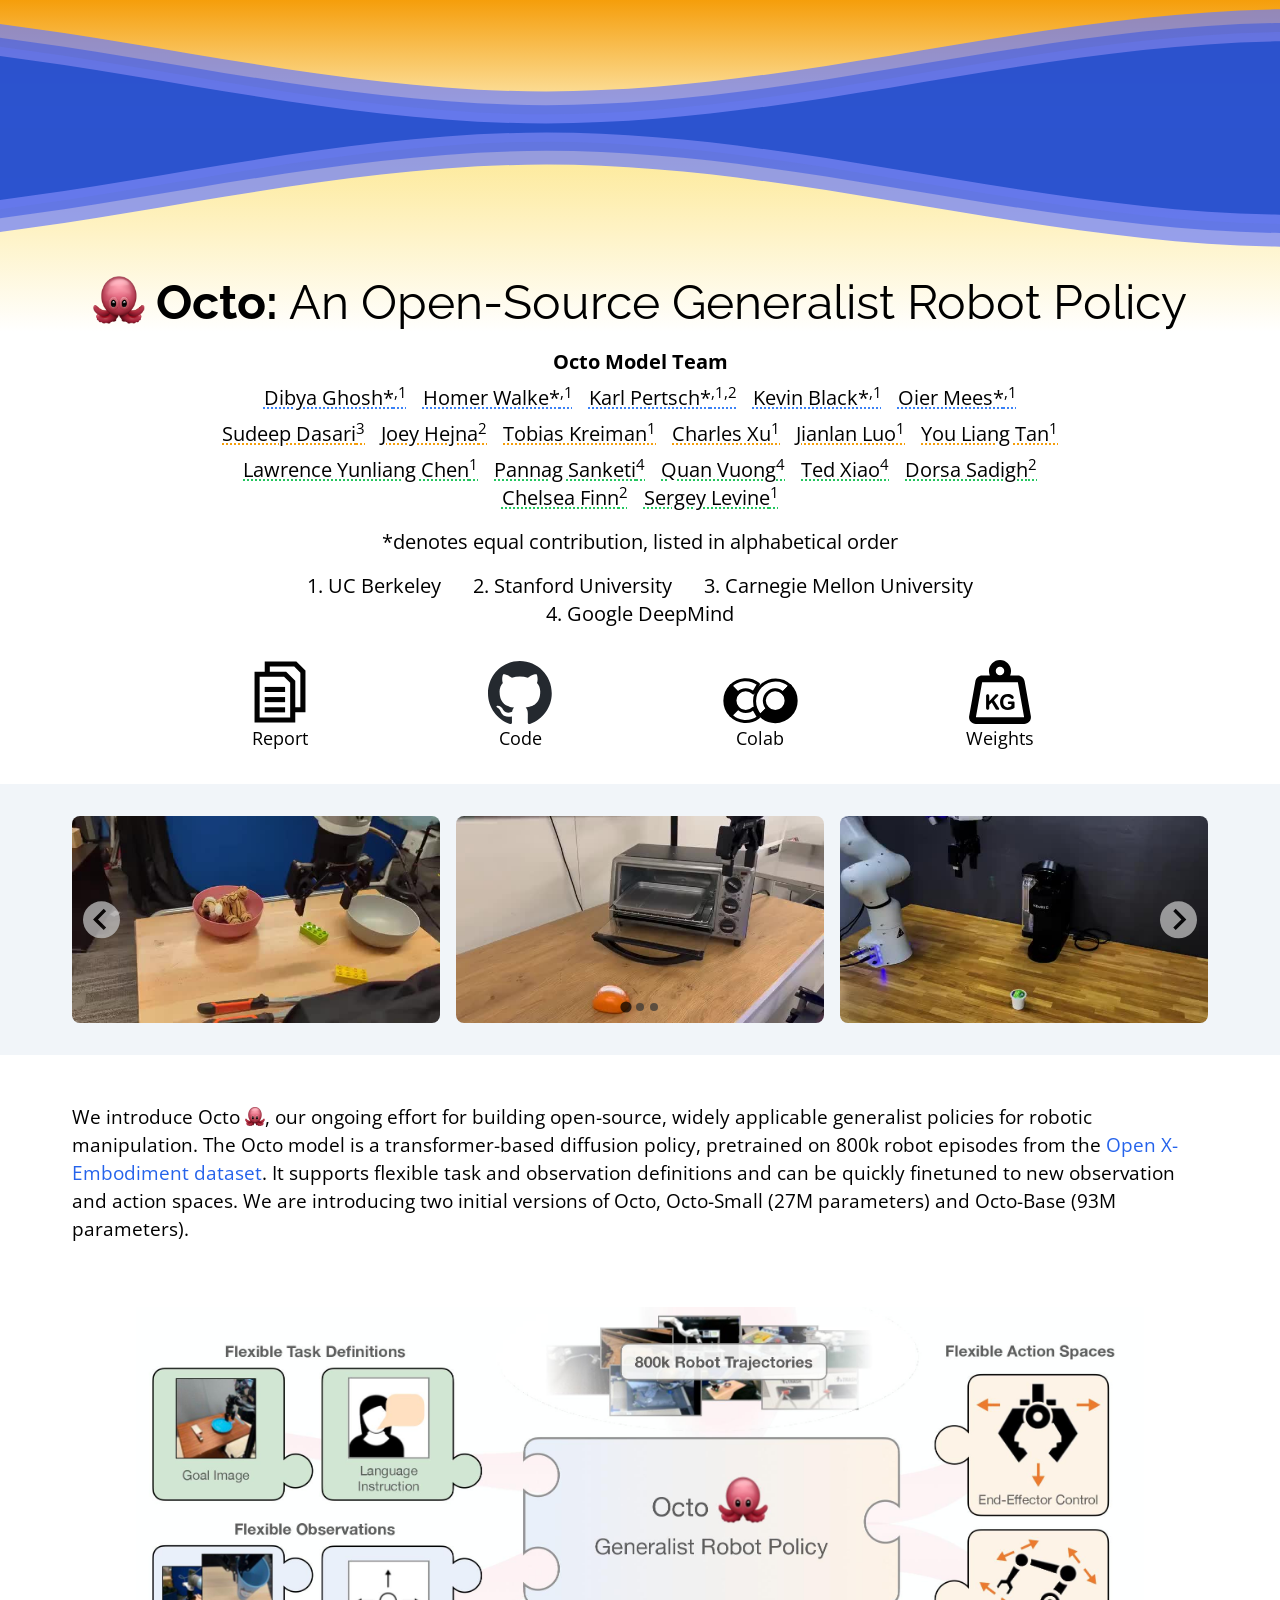
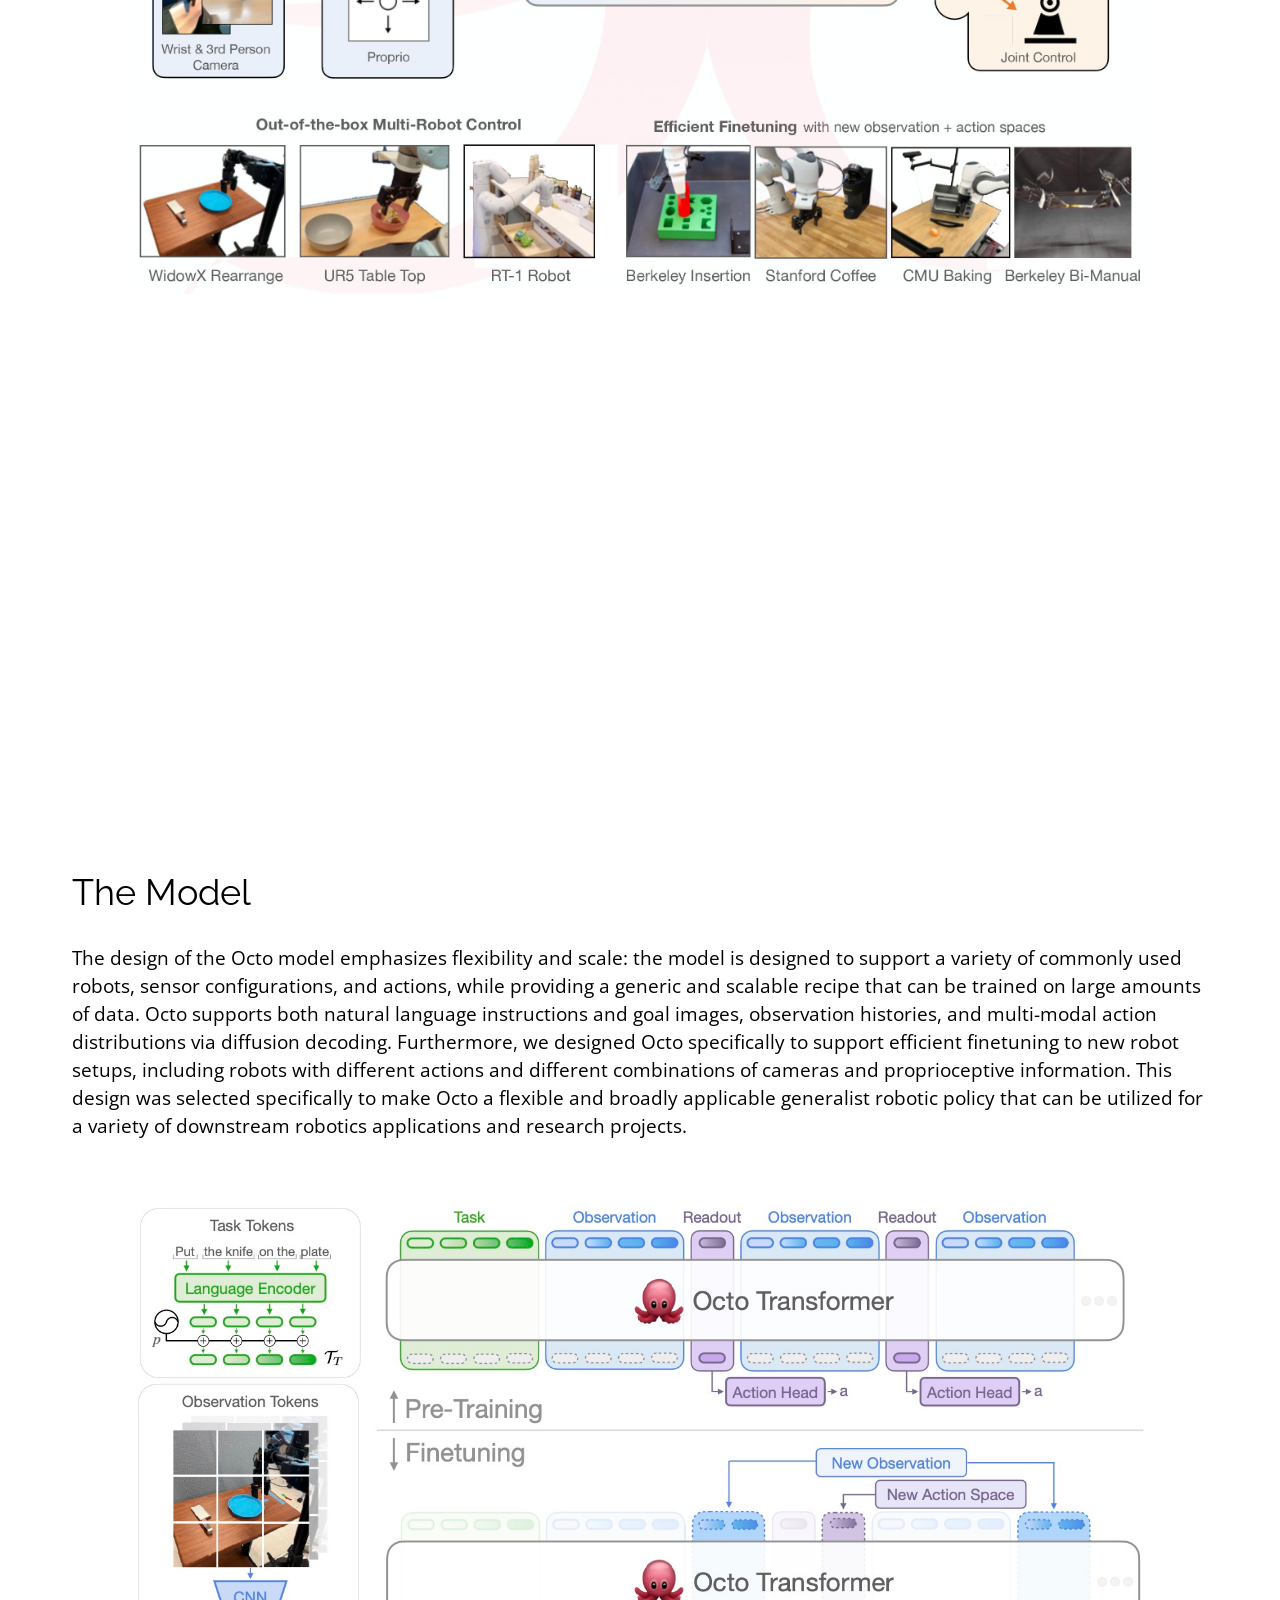
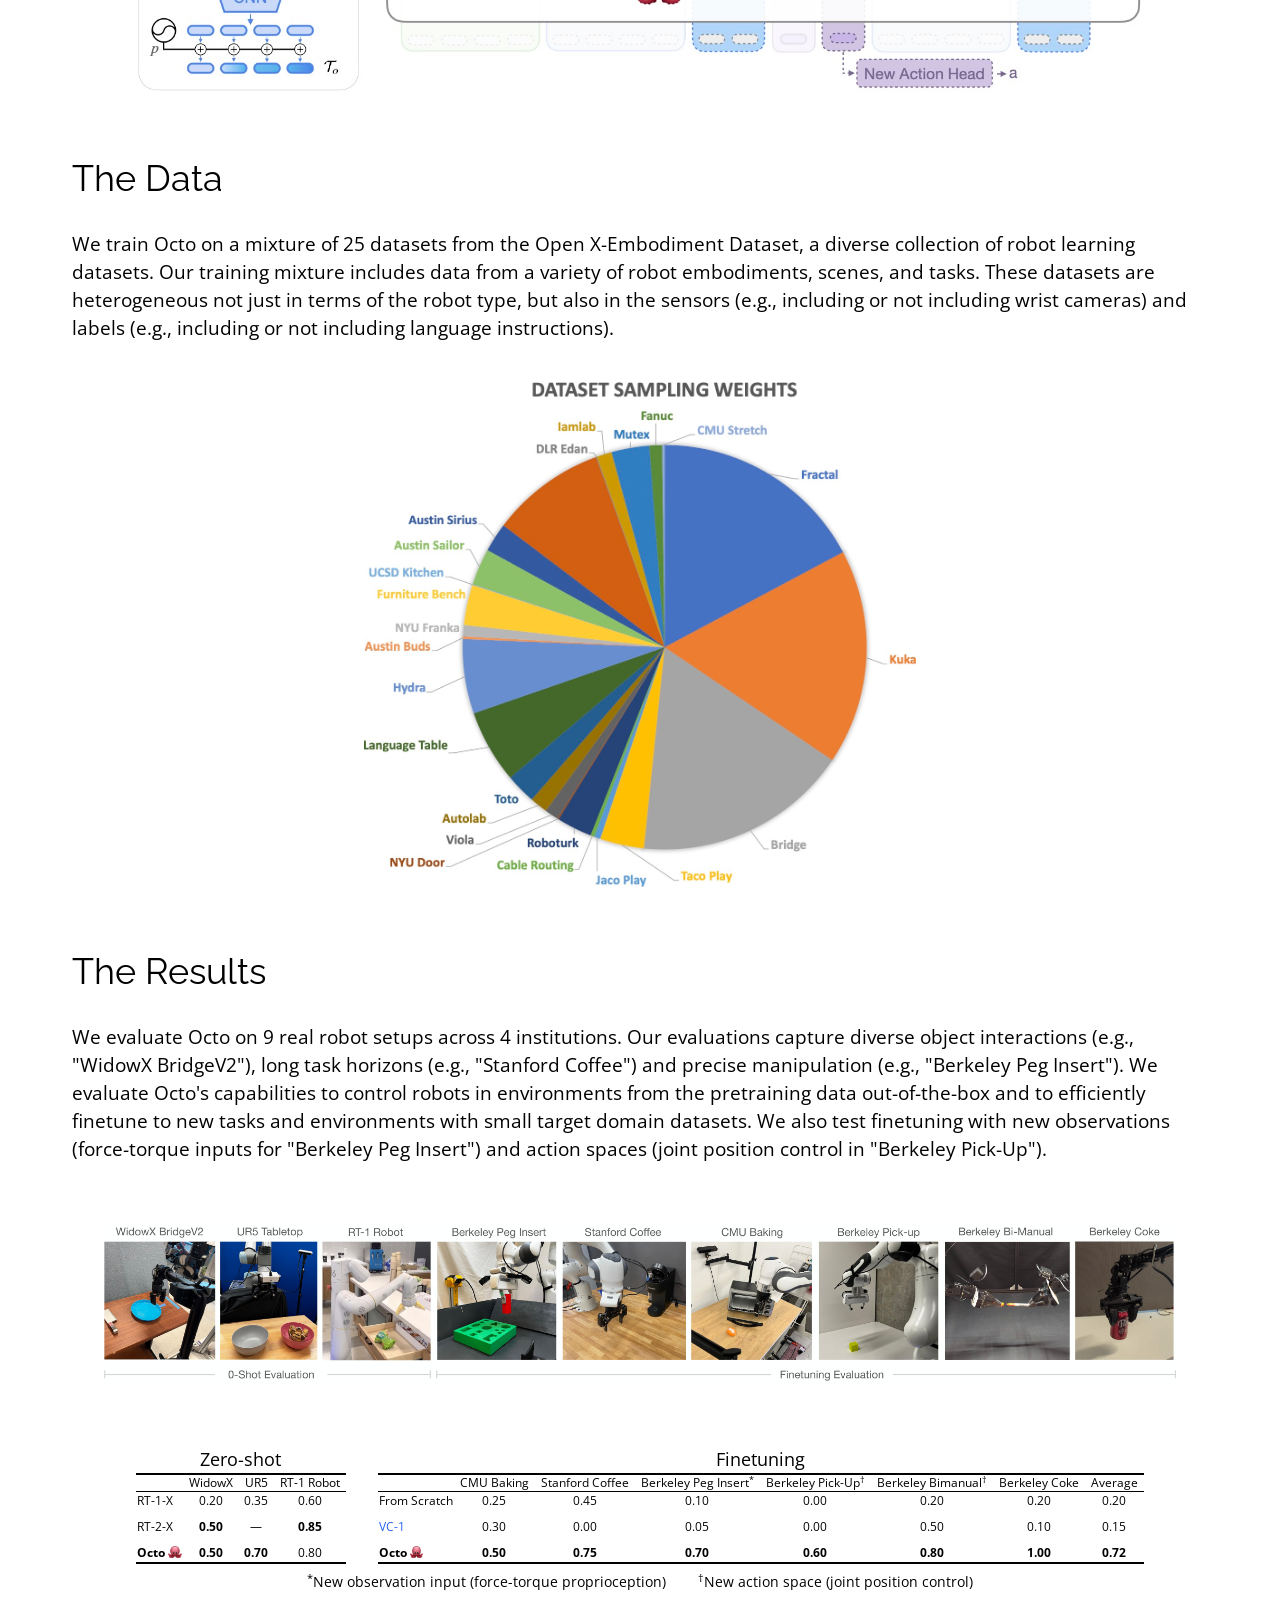
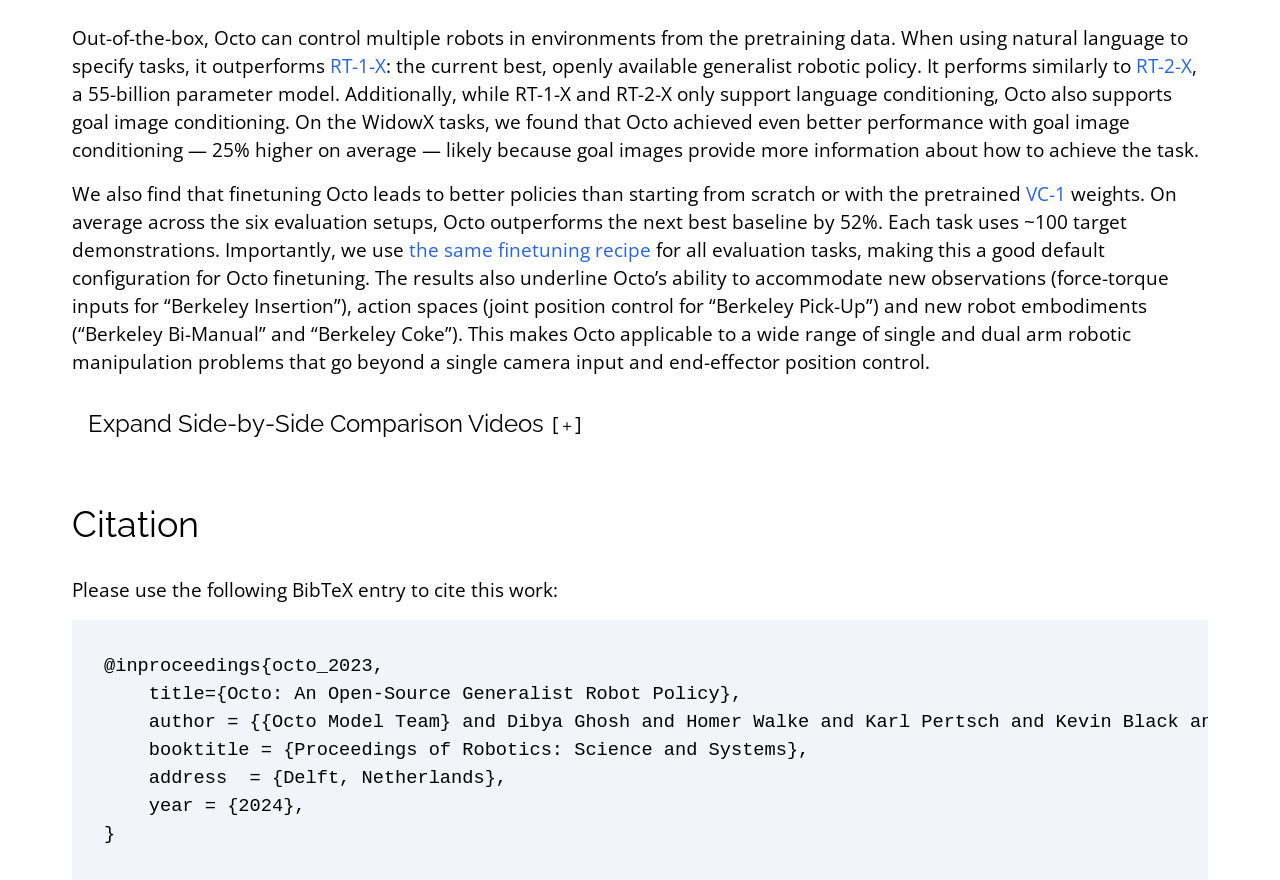
<file: index.html>
<!DOCTYPE html>
<html lang="en">

<head>
	<meta charset="utf-8" />
	<meta name="viewport" content="width=device-width, initial-scale=1">
	<link rel="icon" type="image/png" href="/octo.png">

	<meta name="twitter:card" content="summary_large_image">
	<meta name="twitter:title" content="Octo: An Open-Source Generalist Robot Policy">
	<meta name="twitter:image" content="https://octo-models.github.io/card.jpg">

	<title>🐙 Octo: An Open-Source Generalist Robot Policy</title>
	
		<link href="./_app/immutable/assets/0.892be2f4.css" rel="stylesheet">
		<link href="./_app/immutable/assets/2.ccce21b9.css" rel="stylesheet">
		<link rel="modulepreload" href="./_app/immutable/entry/start.3d627655.js">
		<link rel="modulepreload" href="./_app/immutable/chunks/scheduler.df819399.js">
		<link rel="modulepreload" href="./_app/immutable/chunks/singletons.40e3496e.js">
		<link rel="modulepreload" href="./_app/immutable/chunks/paths.392c1248.js">
		<link rel="modulepreload" href="./_app/immutable/entry/app.88055c4a.js">
		<link rel="modulepreload" href="./_app/immutable/chunks/index.8f68d1ce.js">
		<link rel="modulepreload" href="./_app/immutable/nodes/0.05db26d7.js">
		<link rel="modulepreload" href="./_app/immutable/nodes/2.abd103cc.js">
</head>

<body data-sveltekit-preload-data="hover">
	<div style="display: contents">   <div class="w-full h-screen mb-0 flex flex-col items-center justify-center bg-gradient-to-b from-amber-500 to-amber-100 transition-all ease-in-out duration-1000 overflow-hidden relative svelte-2cm2hv"><div class="mx-4 md:mx-16 flex flex-col justify-center pb-32"><h1 class="leading-tight transition-all duration-1000 font-light svelte-2cm2hv"><span class="font-bold"><img src="/octo.png" alt="octo" class="h-[1em] inline align-[-0.1em]"> Octo:</span> An Open-Source Generalist Robot Policy</h1></div> <div class="h-32 w-full absolute bottom-0" data-svelte-h="svelte-rtr8ti"><svg class="w-full h-full" xmlns="http://www.w3.org/2000/svg" xmlns:xlink="http://www.w3.org/1999/xlink" viewBox="0 24 150 28" preserveAspectRatio="none" shape-rendering="auto"><defs><path id="gentle-wave" d="M-160 44c30 0 58-18 88-18s 58 18 88 18 58-18 88-18 58 18 88 18 v44h-352z"></path></defs><g class="parallax svelte-2cm2hv"><use xlink:href="#gentle-wave" x="48" y="0" fill="rgba(107, 124, 250, 0.7" class="svelte-2cm2hv"></use><use xlink:href="#gentle-wave" x="48" y="3" fill="rgba(50, 82, 227, 0.5)" class="svelte-2cm2hv"></use><use xlink:href="#gentle-wave" x="48" y="5" fill="rgba(107, 124, 250, 0.3)" class="svelte-2cm2hv"></use><use xlink:href="#gentle-wave" x="48" y="7" fill="rgba(30, 74, 200, 0.8)" class="svelte-2cm2hv"></use></g></svg></div></div>   <div class="max-w-4xl w-full px-2 pt-4 flex flex-col items-center mx-auto" data-svelte-h="svelte-tymxlf"> <div class="flex flex-col items-center text-xl"><span class="font-bold">Octo Model Team</span> <div class="flex justify-center flex-wrap mt-2 underline decoration-dotted decoration-blue-500 underline-offset-2"><span class="px-2">Dibya Ghosh*<sup>,1</sup></span> <span class="px-2">Homer Walke*<sup>,1</sup></span> <span class="px-2">Karl Pertsch*<sup>,1,2</sup></span> <span class="px-2">Kevin Black*<sup>,1</sup></span> <span class="px-2">Oier Mees*<sup>,1</sup></span></div> <div class="flex justify-center flex-wrap mt-2 underline decoration-dotted decoration-amber-500 underline-offset-2"><span class="px-2">Sudeep Dasari<sup>3</sup></span> <span class="px-2">Joey Hejna<sup>2</sup></span> <span class="px-2">Tobias Kreiman<sup>1</sup></span> <span class="px-2">Charles Xu<sup>1</sup></span> <span class="px-2">Jianlan Luo<sup>1</sup></span> <span class="px-2">You Liang Tan<sup>1</sup></span></div> <div class="flex justify-center flex-wrap mt-2 underline decoration-dotted decoration-green-500 underline-offset-2"><span class="px-2">Lawrence Yunliang Chen<sup>1</sup></span> <span class="px-2">Pannag Sanketi<sup>4</sup></span> <span class="px-2">Quan Vuong<sup>4</sup></span> <span class="px-2">Ted Xiao<sup>4</sup></span> <span class="px-2">Dorsa Sadigh<sup>2</sup></span> <span class="px-2">Chelsea Finn<sup>2</sup></span> <span class="px-2">Sergey Levine<sup>1</sup></span></div> <div class="flex justify-center mt-4 mx-2 text-center">*denotes equal contribution, listed in alphabetical order</div> <div class="flex justify-center flex-wrap mt-4"><span class="px-4">1. UC Berkeley</span> <span class="px-4">2. Stanford University</span> <span class="px-4">3. Carnegie Mellon University</span> <span class="px-4">4. Google DeepMind</span></div></div>  <div class="flex w-full justify-between text-center pt-4 text-lg pb-4 mx-auto px-4"><div class="flex flex-col justify-end hover:bg-sky-200 rounded-md w-32"><a href="https://arxiv.org/pdf/2405.12213" class="hover:underline text-black p-4 flex flex-col items-center"><img src="/documents.svg" alt="documents" class="w-16">
				Report</a></div> <div class="flex flex-col justify-end hover:bg-sky-200 rounded-md w-32"><a href="https://github.com/octo-models/octo" class="hover:underline text-black p-4 flex flex-col items-center"><img src="/github-mark.svg" alt="code" class="w-16">
				Code</a></div> <div class="flex flex-col justify-end hover:bg-sky-200 rounded-md w-32"><a href="https://colab.research.google.com/drive/1z0vELj_lX9OWeoMG_WvXnQs43aPOEAhz?usp=sharing" class="hover:underline text-black p-4 flex flex-col items-center"><img src="/colab2.svg" alt="colab" class="w-20">
				Colab</a></div> <div class="flex flex-col justify-end hover:bg-sky-200 rounded-md w-32"><a href="https://huggingface.co/rail-berkeley" class="hover:underline text-black p-4 flex flex-col items-center"><img src="/weights.svg" alt="weights" class="w-16">
				Weights</a></div></div></div>  <div class="w-full bg-slate-100 px-2 md:px-16 py-8"><div class="w-full flex justify-center" id="container"> <div class="splide"><div class="splide__track"><ul class="splide__list"><li class="splide__slide"><div class="px-2"><div class="rounded-lg overflow-hidden flex justify-center w-full"><img class="w-full" autoplay src="/videos/out_ours_ur5_tiger.jpg"></div> </div> </li><li class="splide__slide"><div class="px-2"><div class="rounded-lg overflow-hidden flex justify-center w-full"><img class="w-full" autoplay src="/videos/out_cmu.jpg"></div> </div> </li><li class="splide__slide"><div class="px-2"><div class="rounded-lg overflow-hidden flex justify-center w-full"><img class="w-full" autoplay src="/videos/out_iliad.jpg"></div> </div> </li><li class="splide__slide"><div class="px-2"><div class="rounded-lg overflow-hidden flex justify-center w-full"><img class="w-full" autoplay src="/videos/out_ours_ur5_cloth.jpg"></div> </div> </li><li class="splide__slide"><div class="px-2"><div class="rounded-lg overflow-hidden flex justify-center w-full"><img class="w-full" autoplay src="/videos/out_fmb.jpg"></div> </div> </li><li class="splide__slide"><div class="px-2"><div class="rounded-lg overflow-hidden flex justify-center w-full"><img class="w-full" autoplay src="/videos/out_bridge.jpg"></div> </div> </li><li class="splide__slide"><div class="px-2"><div class="rounded-lg overflow-hidden flex justify-center w-full"><img class="w-full" autoplay src="/videos/out_rpt.jpg"></div> </div> </li><li class="splide__slide"><div class="px-2"><div class="rounded-lg overflow-hidden flex justify-center w-full"><img class="w-full" autoplay src="/videos/out_aloha.jpg"></div> </div> </li><li class="splide__slide"><div class="px-2"><div class="rounded-lg overflow-hidden flex justify-center w-full"><img class="w-full" autoplay src="/videos/out_google.jpg"></div> </div> </li></ul></div></div> </div></div>  <div class="max-w-6xl w-full px-2 pt-4 mx-auto"> <p class="mt-8 text-l">We introduce Octo <img src="/octo.png" alt="octo" class="h-[1em] inline align-[-0.1em]">, our ongoing effort for building open-source, widely applicable generalist
		policies for robotic manipulation. The Octo model is a transformer-based diffusion policy,
		pretrained on 800k robot episodes from the
		<a href="https://robotics-transformer-x.github.io/" data-svelte-h="svelte-14855xq">Open X-Embodiment dataset</a>. It supports
		flexible task and observation definitions and can be quickly finetuned to new observation and
		action spaces. We are introducing two initial versions of Octo, Octo-Small (27M parameters) and
		Octo-Base (93M parameters).</p> <img src="/teaser.jpg" alt="teaser" class="w-full mt-16 px-2 md:px-16"> <div class="flex justify-center mt-16" data-svelte-h="svelte-4990r"><iframe width="800" height="450" src="https://www.youtube.com/embed/99667VDGWMg" title="" frameborder="0" allow="accelerometer; autoplay; clipboard-write; encrypted-media; gyroscope; picture-in-picture; web-share" allowfullscreen></iframe></div>  <h2 class="text-4xl mt-16" data-svelte-h="svelte-7bnceo">The Model</h2> <p class="mt-8" data-svelte-h="svelte-14jxxfh">The design of the Octo model emphasizes flexibility and scale: the model is designed to support
		a variety of commonly used robots, sensor configurations, and actions, while providing a generic
		and scalable recipe that can be trained on large amounts of data. Octo supports both natural
		language instructions and goal images, observation histories, and multi-modal action
		distributions via diffusion decoding. Furthermore, we designed Octo specifically to support
		efficient finetuning to new robot setups, including robots with different actions and different
		combinations of cameras and proprioceptive information. This design was selected specifically to
		make Octo a flexible and broadly applicable generalist robotic policy that can be utilized for a
		variety of downstream robotics applications and research projects.

		<img src="/architecture.jpg" alt="model" class="w-full mt-16 px-2 md:px-16"></p>  <h2 class="text-4xl mt-16" data-svelte-h="svelte-j9rfip">The Data</h2> <p class="mt-8" data-svelte-h="svelte-9qqk1n">We train Octo on a mixture of 25 datasets from the Open X-Embodiment Dataset, a diverse
		collection of robot learning datasets. Our training mixture includes data from a variety of
		robot embodiments, scenes, and tasks. These datasets are heterogeneous not just in terms of the
		robot type, but also in the sensors (e.g., including or not including wrist cameras) and labels
		(e.g., including or not including language instructions).
		<img src="/sampling_weights.jpg" alt="model" class="w-3/4 px-2 md:w-1/2 mt-10 mx-auto"></p>  <h2 class="text-4xl mt-16" data-svelte-h="svelte-vfli5r">The Results</h2> <p class="mt-8" data-svelte-h="svelte-1snp58p">We evaluate Octo on 9 real robot setups across 4 institutions. Our evaluations capture diverse
		object interactions (e.g., &quot;WidowX BridgeV2&quot;), long task horizons (e.g., &quot;Stanford Coffee&quot;) and
		precise manipulation (e.g., &quot;Berkeley Peg Insert&quot;). We evaluate Octo&#39;s capabilities to control
		robots in environments from the pretraining data out-of-the-box and to efficiently finetune to
		new tasks and environments with small target domain datasets. We also test finetuning with new
		observations (force-torque inputs for &quot;Berkeley Peg Insert&quot;) and action spaces (joint position
		control in &quot;Berkeley Pick-Up&quot;).
		<img src="/exp_setups.jpg" alt="model" class="w-full mt-16 px-2 md:px-8 mx-auto"></p> <div class="flex flex-wrap gap-y-4 justify-center mt-16"><table class="mr-2 md:mr-4 border-collapse text-center text-xs"><thead data-svelte-h="svelte-b5so5l"><tr><th colspan="4" class="text-lg svelte-ii6qa2">Zero-shot</th></tr> <tr class="border-b border-t-2 border-black"><th class="svelte-ii6qa2"></th> <th class="svelte-ii6qa2">WidowX</th> <th class="svelte-ii6qa2">UR5</th> <th class="svelte-ii6qa2">RT-1 Robot</th></tr></thead> <tbody><tr class="md:border-b-8 md:border-b-transparent svelte-ii6qa2" data-svelte-h="svelte-1tss8wq"><td class="svelte-ii6qa2">RT-1-X</td> <td class="svelte-ii6qa2">0.20</td> <td class="svelte-ii6qa2">0.35</td> <td class="svelte-ii6qa2">0.60</td></tr> <tr class="md:border-b-8 md:border-b-transparent svelte-ii6qa2" data-svelte-h="svelte-13hmizx"><td class="svelte-ii6qa2">RT-2-X</td> <td class="font-bold svelte-ii6qa2">0.50</td> <td class="svelte-ii6qa2">—</td> <td class="font-bold svelte-ii6qa2">0.85</td></tr> <tr class="border-b-2 border-black font-bold svelte-ii6qa2"><td class="svelte-ii6qa2">Octo <img src="/octo.png" alt="octo" class="h-[1em] inline align-[-0.1em]"></td> <td class="svelte-ii6qa2" data-svelte-h="svelte-1jskovd">0.50</td> <td class="svelte-ii6qa2" data-svelte-h="svelte-g0d817">0.70</td> <td class="font-normal svelte-ii6qa2" data-svelte-h="svelte-15jphg4">0.80</td></tr></tbody></table> <table class="ml-2 md:ml-4 border-collapse text-center md:text-xs text-[0.5rem]"><thead data-svelte-h="svelte-12sp3gu"><tr><th colspan="8" class="text-lg svelte-ii6qa2">Finetuning</th></tr> <tr class="border-b border-t-2 border-black"><th class="svelte-ii6qa2"></th> <th class="svelte-ii6qa2">CMU Baking</th> <th class="svelte-ii6qa2">Stanford Coffee</th> <th class="svelte-ii6qa2">Berkeley Peg Insert<sup>*</sup></th> <th class="svelte-ii6qa2">Berkeley Pick-Up<sup>†</sup></th> <th class="svelte-ii6qa2">Berkeley Bimanual<sup>†</sup></th> <th class="svelte-ii6qa2">Berkeley Coke</th> <th class="svelte-ii6qa2">Average</th></tr></thead> <tbody><tr class="md:border-b-8 md:border-b-transparent svelte-ii6qa2" data-svelte-h="svelte-9i74ow"><td class="svelte-ii6qa2">From Scratch</td> <td class="svelte-ii6qa2">0.25</td> <td class="svelte-ii6qa2">0.45</td> <td class="svelte-ii6qa2">0.10</td> <td class="svelte-ii6qa2">0.00</td> <td class="svelte-ii6qa2">0.20</td> <td class="svelte-ii6qa2">0.20</td> <td class="svelte-ii6qa2">0.20</td></tr> <tr class="md:border-b-8 md:border-b-transparent svelte-ii6qa2" data-svelte-h="svelte-1y9h0n7"><td class="svelte-ii6qa2"><a href="https://eai-vc.github.io/">VC-1</a></td> <td class="svelte-ii6qa2">0.30</td> <td class="svelte-ii6qa2">0.00</td> <td class="svelte-ii6qa2">0.05</td> <td class="svelte-ii6qa2">0.00</td> <td class="svelte-ii6qa2">0.50</td> <td class="svelte-ii6qa2">0.10</td> <td class="svelte-ii6qa2">0.15</td></tr> <tr class="border-b-2 border-black font-bold svelte-ii6qa2"><td class="svelte-ii6qa2">Octo <img src="/octo.png" alt="octo" class="h-[1em] inline align-[-0.1em]"></td> <td class="svelte-ii6qa2" data-svelte-h="svelte-1jskovd">0.50</td> <td class="svelte-ii6qa2" data-svelte-h="svelte-uuwxug">0.75</td> <td class="svelte-ii6qa2" data-svelte-h="svelte-g0d817">0.70</td> <td class="svelte-ii6qa2" data-svelte-h="svelte-trvq3u">0.60</td> <td class="svelte-ii6qa2" data-svelte-h="svelte-1p0sb18">0.80</td> <td class="svelte-ii6qa2" data-svelte-h="svelte-1pgmcwh">1.00</td> <td class="svelte-ii6qa2" data-svelte-h="svelte-dg0hmd">0.72</td></tr></tbody></table></div> <div class="mt-2 flex justify-center text-[0.5rem] md:text-sm" data-svelte-h="svelte-1o1eylg"><div class="px-4"><sup>*</sup>New observation input (force-torque proprioception)</div> <div class="px-4"><sup>†</sup>New action space (joint position control)</div></div> <p class="mt-8" data-svelte-h="svelte-1te8rbi">Out-of-the-box, Octo can control multiple robots in environments from the pretraining data. When
		using natural language to specify tasks, it outperforms <a href="https://robotics-transformer-x.github.io/">RT-1-X</a>: the current best, openly available generalist robotic policy. It performs similarly to
		<a href="https://robotics-transformer-x.github.io/">RT-2-X</a>, a 55-billion parameter model.
		Additionally, while RT-1-X and RT-2-X only support language conditioning, Octo also supports
		goal image conditioning. On the WidowX tasks, we found that Octo achieved even better
		performance with goal image conditioning — 25% higher on average — likely because
		goal images provide more information about how to achieve the task.</p> <p class="mt-4" data-svelte-h="svelte-18xcnps">We also find that finetuning Octo leads to better policies than starting from scratch or with
		the pretrained <a href="https://eai-vc.github.io">VC-1</a> weights. On average across the six
		evaluation setups, Octo outperforms the next best baseline by 52%. Each task uses ~100
		target demonstrations. Importantly, we use
		<a href="https://github.com/octo-models/octo/blob/main/scripts/configs/finetune_config.py">the same finetuning recipe</a> for all evaluation tasks, making this a good default configuration for Octo finetuning. The results
		also underline Octo’s ability to accommodate new observations (force-torque inputs for “Berkeley
		Insertion”), action spaces (joint position control for “Berkeley Pick-Up”) and new robot embodiments
		(“Berkeley Bi-Manual” and “Berkeley Coke”). This makes Octo applicable to a wide range of single
		and dual arm robotic manipulation problems that go beyond a single camera input and end-effector
		position control.</p> <div class="mt-8 md:ml-4 ml-1 text-left"></div>  <h2 class="text-4xl mt-16" data-svelte-h="svelte-1onhk75">Citation</h2> <p class="mt-8" data-svelte-h="svelte-1bcmm9r">Please use the following BibTeX entry to cite this work:</p> <pre class="mt-4 overflow-x-scroll bg-slate-100 p-8">@inproceedings{octo_2023,
    title={Octo: An Open-Source Generalist Robot Policy},
    author = {{Octo Model Team} and Dibya Ghosh and Homer Walke and Karl Pertsch and Kevin Black and Oier Mees and Sudeep Dasari and Joey Hejna and Charles Xu and Jianlan Luo and Tobias Kreiman and {You Liang} Tan and Lawrence Yunliang Chen and Pannag Sanketi and Quan Vuong and Ted Xiao and Dorsa Sadigh and Chelsea Finn and Sergey Levine},
    booktitle = {Proceedings of Robotics: Science and Systems},
    address  = {Delft, Netherlands},
    year = {2024},
}</pre> </div> 
			
			<script>
				{
					__sveltekit_5wkms2 = {
						base: new URL(".", location).pathname.slice(0, -1),
						env: {}
					};

					const element = document.currentScript.parentElement;

					const data = [null,null];

					Promise.all([
						import("./_app/immutable/entry/start.3d627655.js"),
						import("./_app/immutable/entry/app.88055c4a.js")
					]).then(([kit, app]) => {
						kit.start(app, element, {
							node_ids: [0, 2],
							data,
							form: null,
							error: null
						});
					});
				}
			</script>
		</div>
</body>

</html>
</file>
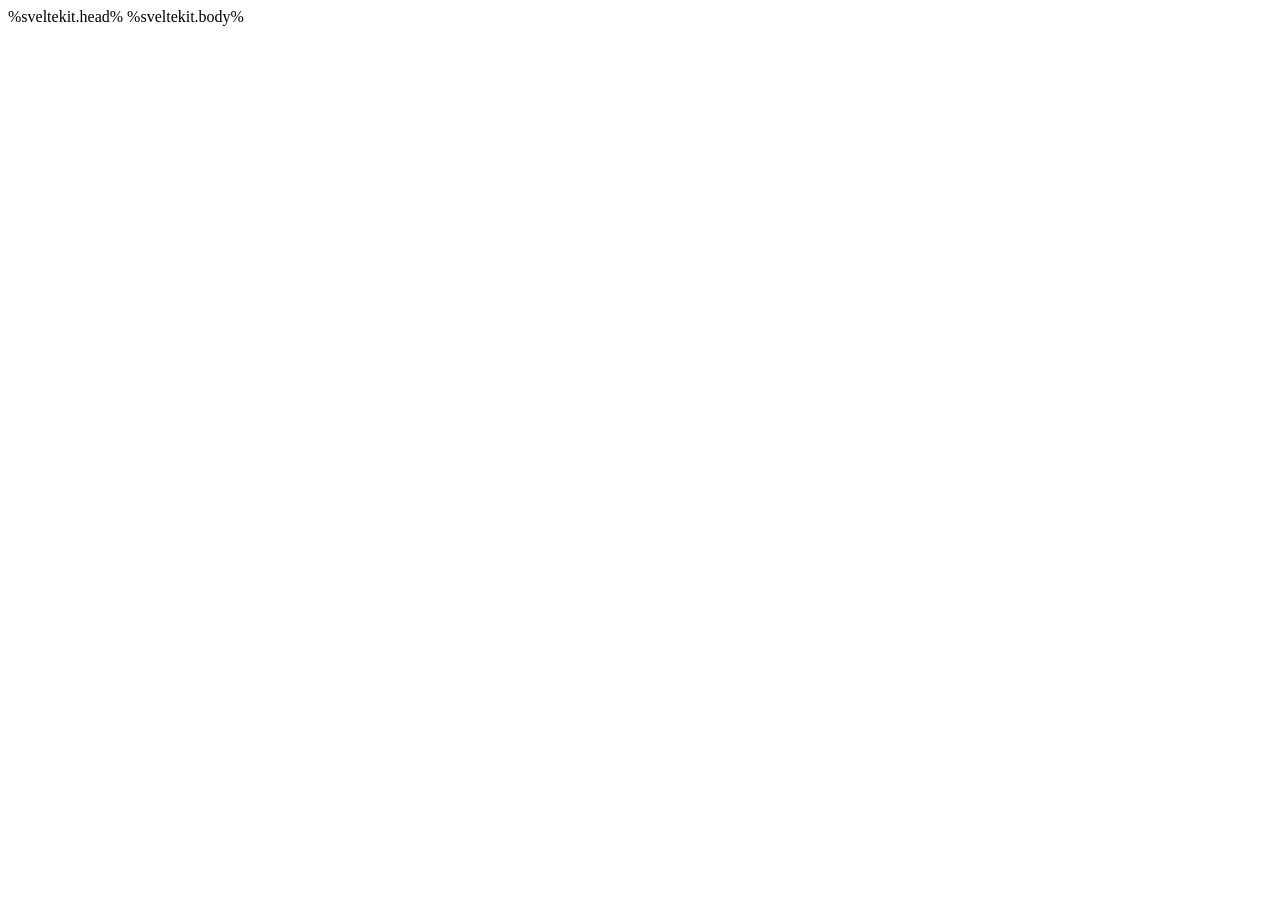
<file: src/app.html>
<!DOCTYPE html>
<html lang="en">

<head>
	<meta charset="utf-8" />
	<meta name="viewport" content="width=device-width, initial-scale=1">
	<link rel="icon" type="image/png" href="/octo.png">

	<meta name="twitter:card" content="summary_large_image">
	<meta name="twitter:title" content="">
	<meta name="twitter:image" content="https://octo-models.github.io/card.jpg">

	<title>🐙 Octo: An Open-Source Generalist Robot Policy</title>
	%sveltekit.head%
</head>

<body data-sveltekit-preload-data="hover">
	<div style="display: contents">%sveltekit.body%</div>
</body>

</html>
</file>
<file: _app/immutable/assets/0.892be2f4.css>
*,:before,:after{box-sizing:border-box;border-width:0;border-style:solid;border-color:#e5e7eb}:before,:after{--tw-content: ""}html,:host{line-height:1.5;-webkit-text-size-adjust:100%;-moz-tab-size:4;-o-tab-size:4;tab-size:4;font-family:ui-sans-serif,system-ui,sans-serif,"Apple Color Emoji","Segoe UI Emoji",Segoe UI Symbol,"Noto Color Emoji";font-feature-settings:normal;font-variation-settings:normal;-webkit-tap-highlight-color:transparent}body{margin:0;line-height:inherit}hr{height:0;color:inherit;border-top-width:1px}abbr:where([title]){-webkit-text-decoration:underline dotted;text-decoration:underline dotted}h1,h2,h3,h4,h5,h6{font-size:inherit;font-weight:inherit}a{color:inherit;text-decoration:inherit}b,strong{font-weight:bolder}code,kbd,samp,pre{font-family:ui-monospace,SFMono-Regular,Menlo,Monaco,Consolas,Liberation Mono,Courier New,monospace;font-feature-settings:normal;font-variation-settings:normal;font-size:1em}small{font-size:80%}sub,sup{font-size:75%;line-height:0;position:relative;vertical-align:baseline}sub{bottom:-.25em}sup{top:-.5em}table{text-indent:0;border-color:inherit;border-collapse:collapse}button,input,optgroup,select,textarea{font-family:inherit;font-feature-settings:inherit;font-variation-settings:inherit;font-size:100%;font-weight:inherit;line-height:inherit;letter-spacing:inherit;color:inherit;margin:0;padding:0}button,select{text-transform:none}button,input:where([type=button]),input:where([type=reset]),input:where([type=submit]){-webkit-appearance:button;background-color:transparent;background-image:none}:-moz-focusring{outline:auto}:-moz-ui-invalid{box-shadow:none}progress{vertical-align:baseline}::-webkit-inner-spin-button,::-webkit-outer-spin-button{height:auto}[type=search]{-webkit-appearance:textfield;outline-offset:-2px}::-webkit-search-decoration{-webkit-appearance:none}::-webkit-file-upload-button{-webkit-appearance:button;font:inherit}summary{display:list-item}blockquote,dl,dd,h1,h2,h3,h4,h5,h6,hr,figure,p,pre{margin:0}fieldset{margin:0;padding:0}legend{padding:0}ol,ul,menu{list-style:none;margin:0;padding:0}dialog{padding:0}textarea{resize:vertical}input::-moz-placeholder,textarea::-moz-placeholder{opacity:1;color:#9ca3af}input::placeholder,textarea::placeholder{opacity:1;color:#9ca3af}button,[role=button]{cursor:pointer}:disabled{cursor:default}img,svg,video,canvas,audio,iframe,embed,object{display:block;vertical-align:middle}img,video{max-width:100%;height:auto}[hidden]{display:none}*,:before,:after{--tw-border-spacing-x: 0;--tw-border-spacing-y: 0;--tw-translate-x: 0;--tw-translate-y: 0;--tw-rotate: 0;--tw-skew-x: 0;--tw-skew-y: 0;--tw-scale-x: 1;--tw-scale-y: 1;--tw-pan-x: ;--tw-pan-y: ;--tw-pinch-zoom: ;--tw-scroll-snap-strictness: proximity;--tw-gradient-from-position: ;--tw-gradient-via-position: ;--tw-gradient-to-position: ;--tw-ordinal: ;--tw-slashed-zero: ;--tw-numeric-figure: ;--tw-numeric-spacing: ;--tw-numeric-fraction: ;--tw-ring-inset: ;--tw-ring-offset-width: 0px;--tw-ring-offset-color: #fff;--tw-ring-color: rgb(59 130 246 / .5);--tw-ring-offset-shadow: 0 0 #0000;--tw-ring-shadow: 0 0 #0000;--tw-shadow: 0 0 #0000;--tw-shadow-colored: 0 0 #0000;--tw-blur: ;--tw-brightness: ;--tw-contrast: ;--tw-grayscale: ;--tw-hue-rotate: ;--tw-invert: ;--tw-saturate: ;--tw-sepia: ;--tw-drop-shadow: ;--tw-backdrop-blur: ;--tw-backdrop-brightness: ;--tw-backdrop-contrast: ;--tw-backdrop-grayscale: ;--tw-backdrop-hue-rotate: ;--tw-backdrop-invert: ;--tw-backdrop-opacity: ;--tw-backdrop-saturate: ;--tw-backdrop-sepia: ;--tw-contain-size: ;--tw-contain-layout: ;--tw-contain-paint: ;--tw-contain-style: }::backdrop{--tw-border-spacing-x: 0;--tw-border-spacing-y: 0;--tw-translate-x: 0;--tw-translate-y: 0;--tw-rotate: 0;--tw-skew-x: 0;--tw-skew-y: 0;--tw-scale-x: 1;--tw-scale-y: 1;--tw-pan-x: ;--tw-pan-y: ;--tw-pinch-zoom: ;--tw-scroll-snap-strictness: proximity;--tw-gradient-from-position: ;--tw-gradient-via-position: ;--tw-gradient-to-position: ;--tw-ordinal: ;--tw-slashed-zero: ;--tw-numeric-figure: ;--tw-numeric-spacing: ;--tw-numeric-fraction: ;--tw-ring-inset: ;--tw-ring-offset-width: 0px;--tw-ring-offset-color: #fff;--tw-ring-color: rgb(59 130 246 / .5);--tw-ring-offset-shadow: 0 0 #0000;--tw-ring-shadow: 0 0 #0000;--tw-shadow: 0 0 #0000;--tw-shadow-colored: 0 0 #0000;--tw-blur: ;--tw-brightness: ;--tw-contrast: ;--tw-grayscale: ;--tw-hue-rotate: ;--tw-invert: ;--tw-saturate: ;--tw-sepia: ;--tw-drop-shadow: ;--tw-backdrop-blur: ;--tw-backdrop-brightness: ;--tw-backdrop-contrast: ;--tw-backdrop-grayscale: ;--tw-backdrop-hue-rotate: ;--tw-backdrop-invert: ;--tw-backdrop-opacity: ;--tw-backdrop-saturate: ;--tw-backdrop-sepia: ;--tw-contain-size: ;--tw-contain-layout: ;--tw-contain-paint: ;--tw-contain-style: }.container{width:100%}@media (min-width: 640px){.container{max-width:640px}}@media (min-width: 768px){.container{max-width:768px}}@media (min-width: 1024px){.container{max-width:1024px}}@media (min-width: 1280px){.container{max-width:1280px}}@media (min-width: 1536px){.container{max-width:1536px}}.absolute{position:absolute}.relative{position:relative}.bottom-0{bottom:0}.bottom-0\.5{bottom:.125rem}.right-0{right:0}.right-0\.5{right:.125rem}.right-3{right:.75rem}.mx-2{margin-left:.5rem;margin-right:.5rem}.mx-4{margin-left:1rem;margin-right:1rem}.mx-auto{margin-left:auto;margin-right:auto}.mb-0{margin-bottom:0}.ml-1{margin-left:.25rem}.ml-2{margin-left:.5rem}.mr-2{margin-right:.5rem}.mt-10{margin-top:2.5rem}.mt-16{margin-top:4rem}.mt-2{margin-top:.5rem}.mt-4{margin-top:1rem}.mt-8{margin-top:2rem}.inline{display:inline}.flex{display:flex}.table{display:table}.contents{display:contents}.h-32{height:8rem}.h-\[1em\]{height:1em}.h-full{height:100%}.h-screen{height:100vh}.w-16{width:4rem}.w-20{width:5rem}.w-3\/4{width:75%}.w-32{width:8rem}.w-full{width:100%}.max-w-4xl{max-width:56rem}.max-w-6xl{max-width:72rem}.max-w-\[500px\]{max-width:500px}.border-collapse{border-collapse:collapse}.scale-y-\[-1\]{--tw-scale-y: -1;transform:translate(var(--tw-translate-x),var(--tw-translate-y)) rotate(var(--tw-rotate)) skew(var(--tw-skew-x)) skewY(var(--tw-skew-y)) scaleX(var(--tw-scale-x)) scaleY(var(--tw-scale-y))}.transform{transform:translate(var(--tw-translate-x),var(--tw-translate-y)) rotate(var(--tw-rotate)) skew(var(--tw-skew-x)) skewY(var(--tw-skew-y)) scaleX(var(--tw-scale-x)) scaleY(var(--tw-scale-y))}.flex-col{flex-direction:column}.flex-wrap{flex-wrap:wrap}.items-center{align-items:center}.justify-start{justify-content:flex-start}.justify-end{justify-content:flex-end}.justify-center{justify-content:center}.justify-between{justify-content:space-between}.gap-y-4{row-gap:1rem}.overflow-hidden{overflow:hidden}.overflow-x-scroll{overflow-x:scroll}.rounded-lg{border-radius:.5rem}.rounded-md{border-radius:.375rem}.border-b{border-bottom-width:1px}.border-b-2{border-bottom-width:2px}.border-t-2{border-top-width:2px}.border-black{--tw-border-opacity: 1;border-color:rgb(0 0 0 / var(--tw-border-opacity))}.bg-slate-100{--tw-bg-opacity: 1;background-color:rgb(241 245 249 / var(--tw-bg-opacity))}.bg-opacity-50{--tw-bg-opacity: .5}.bg-gradient-to-b{background-image:linear-gradient(to bottom,var(--tw-gradient-stops))}.from-amber-200{--tw-gradient-from: #fde68a var(--tw-gradient-from-position);--tw-gradient-to: rgb(253 230 138 / 0) var(--tw-gradient-to-position);--tw-gradient-stops: var(--tw-gradient-from), var(--tw-gradient-to)}.from-amber-500{--tw-gradient-from: #f59e0b var(--tw-gradient-from-position);--tw-gradient-to: rgb(245 158 11 / 0) var(--tw-gradient-to-position);--tw-gradient-stops: var(--tw-gradient-from), var(--tw-gradient-to)}.to-amber-100{--tw-gradient-to: #fef3c7 var(--tw-gradient-to-position)}.to-white{--tw-gradient-to: #fff var(--tw-gradient-to-position)}.p-4{padding:1rem}.p-8{padding:2rem}.px-1{padding-left:.25rem;padding-right:.25rem}.px-2{padding-left:.5rem;padding-right:.5rem}.px-4{padding-left:1rem;padding-right:1rem}.py-2{padding-top:.5rem;padding-bottom:.5rem}.py-8{padding-top:2rem;padding-bottom:2rem}.pb-1{padding-bottom:.25rem}.pb-32{padding-bottom:8rem}.pb-4{padding-bottom:1rem}.pl-1{padding-left:.25rem}.pt-4{padding-top:1rem}.text-left{text-align:left}.text-center{text-align:center}.align-\[-0\.1em\]{vertical-align:-.1em}.text-2xl{font-size:1.5rem;line-height:2rem}.text-4xl{font-size:2.25rem;line-height:2.5rem}.text-\[0\.5rem\]{font-size:.5rem}.text-base{font-size:1rem;line-height:1.5rem}.text-lg{font-size:1.125rem;line-height:1.75rem}.text-sm{font-size:.875rem;line-height:1.25rem}.text-xl{font-size:1.25rem;line-height:1.75rem}.text-xs{font-size:.75rem;line-height:1rem}.font-bold{font-weight:700}.font-light{font-weight:300}.font-medium{font-weight:500}.font-normal{font-weight:400}.leading-tight{line-height:1.25}.text-black{--tw-text-opacity: 1;color:rgb(0 0 0 / var(--tw-text-opacity))}.text-stone-700{--tw-text-opacity: 1;color:rgb(68 64 60 / var(--tw-text-opacity))}.underline{text-decoration-line:underline}.decoration-amber-500{text-decoration-color:#f59e0b}.decoration-blue-500{text-decoration-color:#3b82f6}.decoration-green-500{text-decoration-color:#22c55e}.decoration-dotted{text-decoration-style:dotted}.underline-offset-2{text-underline-offset:2px}.transition-all{transition-property:all;transition-timing-function:cubic-bezier(.4,0,.2,1);transition-duration:.15s}.duration-1000{transition-duration:1s}.ease-in-out{transition-timing-function:cubic-bezier(.4,0,.2,1)}h1,h2,h3,h4{font-family:Raleway,sans-serif}body{font-family:Open Sans,sans-serif;font-size:14pt}a{color:#2563eb}.hover\:bg-sky-200:hover{--tw-bg-opacity: 1;background-color:rgb(186 230 253 / var(--tw-bg-opacity))}.hover\:underline:hover{text-decoration-line:underline}@media (min-width: 768px){.md\:mx-16{margin-left:4rem;margin-right:4rem}.md\:ml-4{margin-left:1rem}.md\:mr-4{margin-right:1rem}.md\:w-1\/2{width:50%}.md\:border-b-8{border-bottom-width:8px}.md\:border-b-transparent{border-bottom-color:transparent}.md\:px-16{padding-left:4rem;padding-right:4rem}.md\:px-8{padding-left:2rem;padding-right:2rem}.md\:text-sm{font-size:.875rem;line-height:1.25rem}.md\:text-xs{font-size:.75rem;line-height:1rem}}@font-face{font-family:Open Sans;font-style:normal;font-display:swap;font-weight:400;src:url(./open-sans-cyrillic-ext-400-normal.1928af2c.woff2) format("woff2"),url(./open-sans-cyrillic-ext-400-normal.b67f7c77.woff) format("woff");unicode-range:U+0460-052F,U+1C80-1C88,U+20B4,U+2DE0-2DFF,U+A640-A69F,U+FE2E-FE2F}@font-face{font-family:Open Sans;font-style:normal;font-display:swap;font-weight:400;src:url(./open-sans-cyrillic-400-normal.21e75944.woff2) format("woff2"),url(./open-sans-cyrillic-400-normal.2acd9386.woff) format("woff");unicode-range:U+0301,U+0400-045F,U+0490-0491,U+04B0-04B1,U+2116}@font-face{font-family:Open Sans;font-style:normal;font-display:swap;font-weight:400;src:url([data-uri]) format("woff2"),url([data-uri]) format("woff");unicode-range:U+1F00-1FFF}@font-face{font-family:Open Sans;font-style:normal;font-display:swap;font-weight:400;src:url(./open-sans-greek-400-normal.f9a9a7a4.woff2) format("woff2"),url(./open-sans-greek-400-normal.5b418adb.woff) format("woff");unicode-range:U+0370-0377,U+037A-037F,U+0384-038A,U+038C,U+038E-03A1,U+03A3-03FF}@font-face{font-family:Open Sans;font-style:normal;font-display:swap;font-weight:400;src:url(./open-sans-hebrew-400-normal.f515a6f8.woff2) format("woff2"),url(./open-sans-hebrew-400-normal.bbf5da27.woff) format("woff");unicode-range:U+0590-05FF,U+200C-2010,U+20AA,U+25CC,U+FB1D-FB4F}@font-face{font-family:Open Sans;font-style:normal;font-display:swap;font-weight:400;src:url(./open-sans-math-400-normal.6d4370b5.woff2) format("woff2"),url(./open-sans-math-400-normal.cc9f2e86.woff) format("woff");unicode-range:U+0302-0303,U+0305,U+0307-0308,U+0330,U+0391-03A1,U+03A3-03A9,U+03B1-03C9,U+03D1,U+03D5-03D6,U+03F0-03F1,U+03F4-03F5,U+2034-2037,U+2057,U+20D0-20DC,U+20E1,U+20E5-20EF,U+2102,U+210A-210E,U+2110-2112,U+2115,U+2119-211D,U+2124,U+2128,U+212C-212D,U+212F-2131,U+2133-2138,U+213C-2140,U+2145-2149,U+2190,U+2192,U+2194-21AE,U+21B0-21E5,U+21F1-21F2,U+21F4-2211,U+2213-2214,U+2216-22FF,U+2308-230B,U+2310,U+2319,U+231C-2321,U+2336-237A,U+237C,U+2395,U+239B-23B6,U+23D0,U+23DC-23E1,U+2474-2475,U+25AF,U+25B3,U+25B7,U+25BD,U+25C1,U+25CA,U+25CC,U+25FB,U+266D-266F,U+27C0-27FF,U+2900-2AFF,U+2B0E-2B11,U+2B30-2B4C,U+2BFE,U+FF5B,U+FF5D,U+1D400-1D7FF,U+1EE00-1EEFF}@font-face{font-family:Open Sans;font-style:normal;font-display:swap;font-weight:400;src:url(./open-sans-symbols-400-normal.37c813e5.woff2) format("woff2"),url(./open-sans-symbols-400-normal.663e4e12.woff) format("woff");unicode-range:U+0001-000C,U+000E-001F,U+007F-009F,U+20DD-20E0,U+20E2-20E4,U+2150-218F,U+2190,U+2192,U+2194-2199,U+21AF,U+21E6-21F0,U+21F3,U+2218-2219,U+2299,U+22C4-22C6,U+2300-243F,U+2440-244A,U+2460-24FF,U+25A0-27BF,U+2800-28FF,U+2921-2922,U+2981,U+29BF,U+29EB,U+2B00-2BFF,U+4DC0-4DFF,U+FFF9-FFFB,U+10140-1018E,U+10190-1019C,U+101A0,U+101D0-101FD,U+102E0-102FB,U+10E60-10E7E,U+1D2C0-1D2D3,U+1D2E0-1D37F,U+1F000-1F0FF,U+1F100-1F1AD,U+1F1E6-1F1FF,U+1F30D-1F30F,U+1F315,U+1F31C,U+1F31E,U+1F320-1F32C,U+1F336,U+1F378,U+1F37D,U+1F382,U+1F393-1F39F,U+1F3A7-1F3A8,U+1F3AC-1F3AF,U+1F3C2,U+1F3C4-1F3C6,U+1F3CA-1F3CE,U+1F3D4-1F3E0,U+1F3ED,U+1F3F1-1F3F3,U+1F3F5-1F3F7,U+1F408,U+1F415,U+1F41F,U+1F426,U+1F43F,U+1F441-1F442,U+1F444,U+1F446-1F449,U+1F44C-1F44E,U+1F453,U+1F46A,U+1F47D,U+1F4A3,U+1F4B0,U+1F4B3,U+1F4B9,U+1F4BB,U+1F4BF,U+1F4C8-1F4CB,U+1F4D6,U+1F4DA,U+1F4DF,U+1F4E3-1F4E6,U+1F4EA-1F4ED,U+1F4F7,U+1F4F9-1F4FB,U+1F4FD-1F4FE,U+1F503,U+1F507-1F50B,U+1F50D,U+1F512-1F513,U+1F53E-1F54A,U+1F54F-1F5FA,U+1F610,U+1F650-1F67F,U+1F687,U+1F68D,U+1F691,U+1F694,U+1F698,U+1F6AD,U+1F6B2,U+1F6B9-1F6BA,U+1F6BC,U+1F6C6-1F6CF,U+1F6D3-1F6D7,U+1F6E0-1F6EA,U+1F6F0-1F6F3,U+1F6F7-1F6FC,U+1F700-1F7FF,U+1F800-1F80B,U+1F810-1F847,U+1F850-1F859,U+1F860-1F887,U+1F890-1F8AD,U+1F8B0-1F8B1,U+1F900-1F90B,U+1F93B,U+1F946,U+1F984,U+1F996,U+1F9E9,U+1FA00-1FA6F,U+1FA70-1FA7C,U+1FA80-1FA88,U+1FA90-1FABD,U+1FABF-1FAC5,U+1FACE-1FADB,U+1FAE0-1FAE8,U+1FAF0-1FAF8,U+1FB00-1FBFF}@font-face{font-family:Open Sans;font-style:normal;font-display:swap;font-weight:400;src:url(./open-sans-vietnamese-400-normal.0b81cc83.woff2) format("woff2"),url(./open-sans-vietnamese-400-normal.8a51d124.woff) format("woff");unicode-range:U+0102-0103,U+0110-0111,U+0128-0129,U+0168-0169,U+01A0-01A1,U+01AF-01B0,U+0300-0301,U+0303-0304,U+0308-0309,U+0323,U+0329,U+1EA0-1EF9,U+20AB}@font-face{font-family:Open Sans;font-style:normal;font-display:swap;font-weight:400;src:url(./open-sans-latin-ext-400-normal.b452c0f2.woff2) format("woff2"),url(./open-sans-latin-ext-400-normal.363ffd1f.woff) format("woff");unicode-range:U+0100-02AF,U+0304,U+0308,U+0329,U+1E00-1E9F,U+1EF2-1EFF,U+2020,U+20A0-20AB,U+20AD-20C0,U+2113,U+2C60-2C7F,U+A720-A7FF}@font-face{font-family:Open Sans;font-style:normal;font-display:swap;font-weight:400;src:url(./open-sans-latin-400-normal.e7af9d60.woff2) format("woff2"),url(./open-sans-latin-400-normal.ce42b904.woff) format("woff");unicode-range:U+0000-00FF,U+0131,U+0152-0153,U+02BB-02BC,U+02C6,U+02DA,U+02DC,U+0304,U+0308,U+0329,U+2000-206F,U+2074,U+20AC,U+2122,U+2191,U+2193,U+2212,U+2215,U+FEFF,U+FFFD}@font-face{font-family:Open Sans;font-style:normal;font-display:swap;font-weight:700;src:url(./open-sans-cyrillic-ext-700-normal.02be9f89.woff2) format("woff2"),url(./open-sans-cyrillic-ext-700-normal.3ffc1531.woff) format("woff");unicode-range:U+0460-052F,U+1C80-1C88,U+20B4,U+2DE0-2DFF,U+A640-A69F,U+FE2E-FE2F}@font-face{font-family:Open Sans;font-style:normal;font-display:swap;font-weight:700;src:url(./open-sans-cyrillic-700-normal.8a1c955f.woff2) format("woff2"),url(./open-sans-cyrillic-700-normal.c08bbec8.woff) format("woff");unicode-range:U+0301,U+0400-045F,U+0490-0491,U+04B0-04B1,U+2116}@font-face{font-family:Open Sans;font-style:normal;font-display:swap;font-weight:700;src:url([data-uri]) format("woff2"),url([data-uri]) format("woff");unicode-range:U+1F00-1FFF}@font-face{font-family:Open Sans;font-style:normal;font-display:swap;font-weight:700;src:url(./open-sans-greek-700-normal.1f3ae53b.woff2) format("woff2"),url(./open-sans-greek-700-normal.95d5db2a.woff) format("woff");unicode-range:U+0370-0377,U+037A-037F,U+0384-038A,U+038C,U+038E-03A1,U+03A3-03FF}@font-face{font-family:Open Sans;font-style:normal;font-display:swap;font-weight:700;src:url(./open-sans-hebrew-700-normal.24205e3c.woff2) format("woff2"),url(./open-sans-hebrew-700-normal.dc919831.woff) format("woff");unicode-range:U+0590-05FF,U+200C-2010,U+20AA,U+25CC,U+FB1D-FB4F}@font-face{font-family:Open Sans;font-style:normal;font-display:swap;font-weight:700;src:url(./open-sans-math-700-normal.e622be46.woff2) format("woff2"),url(./open-sans-math-700-normal.a255dc4a.woff) format("woff");unicode-range:U+0302-0303,U+0305,U+0307-0308,U+0330,U+0391-03A1,U+03A3-03A9,U+03B1-03C9,U+03D1,U+03D5-03D6,U+03F0-03F1,U+03F4-03F5,U+2034-2037,U+2057,U+20D0-20DC,U+20E1,U+20E5-20EF,U+2102,U+210A-210E,U+2110-2112,U+2115,U+2119-211D,U+2124,U+2128,U+212C-212D,U+212F-2131,U+2133-2138,U+213C-2140,U+2145-2149,U+2190,U+2192,U+2194-21AE,U+21B0-21E5,U+21F1-21F2,U+21F4-2211,U+2213-2214,U+2216-22FF,U+2308-230B,U+2310,U+2319,U+231C-2321,U+2336-237A,U+237C,U+2395,U+239B-23B6,U+23D0,U+23DC-23E1,U+2474-2475,U+25AF,U+25B3,U+25B7,U+25BD,U+25C1,U+25CA,U+25CC,U+25FB,U+266D-266F,U+27C0-27FF,U+2900-2AFF,U+2B0E-2B11,U+2B30-2B4C,U+2BFE,U+FF5B,U+FF5D,U+1D400-1D7FF,U+1EE00-1EEFF}@font-face{font-family:Open Sans;font-style:normal;font-display:swap;font-weight:700;src:url(./open-sans-symbols-700-normal.a46b80ce.woff2) format("woff2"),url(./open-sans-symbols-700-normal.1fff78a2.woff) format("woff");unicode-range:U+0001-000C,U+000E-001F,U+007F-009F,U+20DD-20E0,U+20E2-20E4,U+2150-218F,U+2190,U+2192,U+2194-2199,U+21AF,U+21E6-21F0,U+21F3,U+2218-2219,U+2299,U+22C4-22C6,U+2300-243F,U+2440-244A,U+2460-24FF,U+25A0-27BF,U+2800-28FF,U+2921-2922,U+2981,U+29BF,U+29EB,U+2B00-2BFF,U+4DC0-4DFF,U+FFF9-FFFB,U+10140-1018E,U+10190-1019C,U+101A0,U+101D0-101FD,U+102E0-102FB,U+10E60-10E7E,U+1D2C0-1D2D3,U+1D2E0-1D37F,U+1F000-1F0FF,U+1F100-1F1AD,U+1F1E6-1F1FF,U+1F30D-1F30F,U+1F315,U+1F31C,U+1F31E,U+1F320-1F32C,U+1F336,U+1F378,U+1F37D,U+1F382,U+1F393-1F39F,U+1F3A7-1F3A8,U+1F3AC-1F3AF,U+1F3C2,U+1F3C4-1F3C6,U+1F3CA-1F3CE,U+1F3D4-1F3E0,U+1F3ED,U+1F3F1-1F3F3,U+1F3F5-1F3F7,U+1F408,U+1F415,U+1F41F,U+1F426,U+1F43F,U+1F441-1F442,U+1F444,U+1F446-1F449,U+1F44C-1F44E,U+1F453,U+1F46A,U+1F47D,U+1F4A3,U+1F4B0,U+1F4B3,U+1F4B9,U+1F4BB,U+1F4BF,U+1F4C8-1F4CB,U+1F4D6,U+1F4DA,U+1F4DF,U+1F4E3-1F4E6,U+1F4EA-1F4ED,U+1F4F7,U+1F4F9-1F4FB,U+1F4FD-1F4FE,U+1F503,U+1F507-1F50B,U+1F50D,U+1F512-1F513,U+1F53E-1F54A,U+1F54F-1F5FA,U+1F610,U+1F650-1F67F,U+1F687,U+1F68D,U+1F691,U+1F694,U+1F698,U+1F6AD,U+1F6B2,U+1F6B9-1F6BA,U+1F6BC,U+1F6C6-1F6CF,U+1F6D3-1F6D7,U+1F6E0-1F6EA,U+1F6F0-1F6F3,U+1F6F7-1F6FC,U+1F700-1F7FF,U+1F800-1F80B,U+1F810-1F847,U+1F850-1F859,U+1F860-1F887,U+1F890-1F8AD,U+1F8B0-1F8B1,U+1F900-1F90B,U+1F93B,U+1F946,U+1F984,U+1F996,U+1F9E9,U+1FA00-1FA6F,U+1FA70-1FA7C,U+1FA80-1FA88,U+1FA90-1FABD,U+1FABF-1FAC5,U+1FACE-1FADB,U+1FAE0-1FAE8,U+1FAF0-1FAF8,U+1FB00-1FBFF}@font-face{font-family:Open Sans;font-style:normal;font-display:swap;font-weight:700;src:url(./open-sans-vietnamese-700-normal.63a00812.woff2) format("woff2"),url(./open-sans-vietnamese-700-normal.b8a37a43.woff) format("woff");unicode-range:U+0102-0103,U+0110-0111,U+0128-0129,U+0168-0169,U+01A0-01A1,U+01AF-01B0,U+0300-0301,U+0303-0304,U+0308-0309,U+0323,U+0329,U+1EA0-1EF9,U+20AB}@font-face{font-family:Open Sans;font-style:normal;font-display:swap;font-weight:700;src:url(./open-sans-latin-ext-700-normal.60f6df7d.woff2) format("woff2"),url(./open-sans-latin-ext-700-normal.79cb1f1a.woff) format("woff");unicode-range:U+0100-02AF,U+0304,U+0308,U+0329,U+1E00-1E9F,U+1EF2-1EFF,U+2020,U+20A0-20AB,U+20AD-20C0,U+2113,U+2C60-2C7F,U+A720-A7FF}@font-face{font-family:Open Sans;font-style:normal;font-display:swap;font-weight:700;src:url(./open-sans-latin-700-normal.114f872a.woff2) format("woff2"),url(./open-sans-latin-700-normal.45daf654.woff) format("woff");unicode-range:U+0000-00FF,U+0131,U+0152-0153,U+02BB-02BC,U+02C6,U+02DA,U+02DC,U+0304,U+0308,U+0329,U+2000-206F,U+2074,U+20AC,U+2122,U+2191,U+2193,U+2212,U+2215,U+FEFF,U+FFFD}@font-face{font-family:Raleway;font-style:normal;font-display:swap;font-weight:400;src:url(./raleway-cyrillic-ext-400-normal.5fa7b587.woff2) format("woff2"),url(./raleway-cyrillic-ext-400-normal.25356bfd.woff) format("woff");unicode-range:U+0460-052F,U+1C80-1C88,U+20B4,U+2DE0-2DFF,U+A640-A69F,U+FE2E-FE2F}@font-face{font-family:Raleway;font-style:normal;font-display:swap;font-weight:400;src:url(./raleway-cyrillic-400-normal.22bacf8c.woff2) format("woff2"),url(./raleway-cyrillic-400-normal.e613a4fa.woff) format("woff");unicode-range:U+0301,U+0400-045F,U+0490-0491,U+04B0-04B1,U+2116}@font-face{font-family:Raleway;font-style:normal;font-display:swap;font-weight:400;src:url(./raleway-vietnamese-400-normal.4a5c4ac2.woff2) format("woff2"),url(./raleway-vietnamese-400-normal.b80447f8.woff) format("woff");unicode-range:U+0102-0103,U+0110-0111,U+0128-0129,U+0168-0169,U+01A0-01A1,U+01AF-01B0,U+0300-0301,U+0303-0304,U+0308-0309,U+0323,U+0329,U+1EA0-1EF9,U+20AB}@font-face{font-family:Raleway;font-style:normal;font-display:swap;font-weight:400;src:url(./raleway-latin-ext-400-normal.84539630.woff2) format("woff2"),url(./raleway-latin-ext-400-normal.2142725e.woff) format("woff");unicode-range:U+0100-02AF,U+0304,U+0308,U+0329,U+1E00-1E9F,U+1EF2-1EFF,U+2020,U+20A0-20AB,U+20AD-20C0,U+2113,U+2C60-2C7F,U+A720-A7FF}@font-face{font-family:Raleway;font-style:normal;font-display:swap;font-weight:400;src:url(./raleway-latin-400-normal.3e44fb72.woff2) format("woff2"),url(./raleway-latin-400-normal.c162c84f.woff) format("woff");unicode-range:U+0000-00FF,U+0131,U+0152-0153,U+02BB-02BC,U+02C6,U+02DA,U+02DC,U+0304,U+0308,U+0329,U+2000-206F,U+2074,U+20AC,U+2122,U+2191,U+2193,U+2212,U+2215,U+FEFF,U+FFFD}@font-face{font-family:Raleway;font-style:normal;font-display:swap;font-weight:700;src:url(./raleway-cyrillic-ext-700-normal.8209fde7.woff2) format("woff2"),url(./raleway-cyrillic-ext-700-normal.ae615f9c.woff) format("woff");unicode-range:U+0460-052F,U+1C80-1C88,U+20B4,U+2DE0-2DFF,U+A640-A69F,U+FE2E-FE2F}@font-face{font-family:Raleway;font-style:normal;font-display:swap;font-weight:700;src:url(./raleway-cyrillic-700-normal.75dd9562.woff2) format("woff2"),url(./raleway-cyrillic-700-normal.e776434b.woff) format("woff");unicode-range:U+0301,U+0400-045F,U+0490-0491,U+04B0-04B1,U+2116}@font-face{font-family:Raleway;font-style:normal;font-display:swap;font-weight:700;src:url(./raleway-vietnamese-700-normal.5abab2fa.woff2) format("woff2"),url(./raleway-vietnamese-700-normal.5e6dfb8a.woff) format("woff");unicode-range:U+0102-0103,U+0110-0111,U+0128-0129,U+0168-0169,U+01A0-01A1,U+01AF-01B0,U+0300-0301,U+0303-0304,U+0308-0309,U+0323,U+0329,U+1EA0-1EF9,U+20AB}@font-face{font-family:Raleway;font-style:normal;font-display:swap;font-weight:700;src:url(./raleway-latin-ext-700-normal.554abd27.woff2) format("woff2"),url(./raleway-latin-ext-700-normal.5aefed4d.woff) format("woff");unicode-range:U+0100-02AF,U+0304,U+0308,U+0329,U+1E00-1E9F,U+1EF2-1EFF,U+2020,U+20A0-20AB,U+20AD-20C0,U+2113,U+2C60-2C7F,U+A720-A7FF}@font-face{font-family:Raleway;font-style:normal;font-display:swap;font-weight:700;src:url(./raleway-latin-700-normal.10973613.woff2) format("woff2"),url(./raleway-latin-700-normal.deb3b5a5.woff) format("woff");unicode-range:U+0000-00FF,U+0131,U+0152-0153,U+02BB-02BC,U+02C6,U+02DA,U+02DC,U+0304,U+0308,U+0329,U+2000-206F,U+2074,U+20AC,U+2122,U+2191,U+2193,U+2212,U+2215,U+FEFF,U+FFFD}@font-face{font-family:Roboto Mono;font-style:normal;font-display:swap;font-weight:400;src:url(./roboto-mono-cyrillic-ext-400-normal.aa28d99c.woff2) format("woff2"),url(./roboto-mono-cyrillic-ext-400-normal.970cd84c.woff) format("woff");unicode-range:U+0460-052F,U+1C80-1C88,U+20B4,U+2DE0-2DFF,U+A640-A69F,U+FE2E-FE2F}@font-face{font-family:Roboto Mono;font-style:normal;font-display:swap;font-weight:400;src:url(./roboto-mono-cyrillic-400-normal.52f28cb4.woff2) format("woff2"),url(./roboto-mono-cyrillic-400-normal.654b02dc.woff) format("woff");unicode-range:U+0301,U+0400-045F,U+0490-0491,U+04B0-04B1,U+2116}@font-face{font-family:Roboto Mono;font-style:normal;font-display:swap;font-weight:400;src:url(./roboto-mono-greek-400-normal.122802d0.woff2) format("woff2"),url(./roboto-mono-greek-400-normal.8457a849.woff) format("woff");unicode-range:U+0370-0377,U+037A-037F,U+0384-038A,U+038C,U+038E-03A1,U+03A3-03FF}@font-face{font-family:Roboto Mono;font-style:normal;font-display:swap;font-weight:400;src:url(./roboto-mono-vietnamese-400-normal.4039566f.woff2) format("woff2"),url(./roboto-mono-vietnamese-400-normal.5e6499a6.woff) format("woff");unicode-range:U+0102-0103,U+0110-0111,U+0128-0129,U+0168-0169,U+01A0-01A1,U+01AF-01B0,U+0300-0301,U+0303-0304,U+0308-0309,U+0323,U+0329,U+1EA0-1EF9,U+20AB}@font-face{font-family:Roboto Mono;font-style:normal;font-display:swap;font-weight:400;src:url(./roboto-mono-latin-ext-400-normal.93b6c99d.woff2) format("woff2"),url(./roboto-mono-latin-ext-400-normal.bb99bbb3.woff) format("woff");unicode-range:U+0100-02AF,U+0304,U+0308,U+0329,U+1E00-1E9F,U+1EF2-1EFF,U+2020,U+20A0-20AB,U+20AD-20C0,U+2113,U+2C60-2C7F,U+A720-A7FF}@font-face{font-family:Roboto Mono;font-style:normal;font-display:swap;font-weight:400;src:url(./roboto-mono-latin-400-normal.32c8a74a.woff2) format("woff2"),url(./roboto-mono-latin-400-normal.4940016c.woff) format("woff");unicode-range:U+0000-00FF,U+0131,U+0152-0153,U+02BB-02BC,U+02C6,U+02DA,U+02DC,U+0304,U+0308,U+0329,U+2000-206F,U+2074,U+20AC,U+2122,U+2191,U+2193,U+2212,U+2215,U+FEFF,U+FFFD}
</file>
<file: _app/immutable/assets/2.ccce21b9.css>
h1.svelte-2cm2hv.svelte-2cm2hv{font-size:min(max(50px,6vw),160px)}h2.svelte-2cm2hv.svelte-2cm2hv{font-size:min(max(50px,6vw),3rem)}.collapsed.svelte-2cm2hv.svelte-2cm2hv{height:8rem}.collapsed.svelte-2cm2hv h1.svelte-2cm2hv{padding-top:200%}.parallax.svelte-2cm2hv>use.svelte-2cm2hv{animation:svelte-2cm2hv-move-forever 25s cubic-bezier(.55,.5,.45,.5) infinite}.parallax.svelte-2cm2hv>use.svelte-2cm2hv:nth-child(1){animation-delay:-2s;animation-duration:7s}.parallax.svelte-2cm2hv>use.svelte-2cm2hv:nth-child(2){animation-delay:-3s;animation-duration:10s}.parallax.svelte-2cm2hv>use.svelte-2cm2hv:nth-child(3){animation-delay:-4s;animation-duration:13s}.parallax.svelte-2cm2hv>use.svelte-2cm2hv:nth-child(4){animation-delay:-5s;animation-duration:20s}@keyframes svelte-2cm2hv-move-forever{0%{transform:translate3d(-90px,0,0)}to{transform:translate3d(85px,0,0)}}.splide__container{box-sizing:border-box;position:relative}.splide__list{backface-visibility:hidden;display:flex;height:100%;margin:0!important;padding:0!important}.splide.is-initialized:not(.is-active) .splide__list{display:block}.splide__pagination{align-items:center;display:flex;flex-wrap:wrap;justify-content:center;margin:0;pointer-events:none}.splide__pagination li{display:inline-block;line-height:1;list-style-type:none;margin:0;pointer-events:auto}.splide:not(.is-overflow) .splide__pagination{display:none}.splide__progress__bar{width:0}.splide{position:relative;visibility:hidden}.splide.is-initialized,.splide.is-rendered{visibility:visible}.splide__slide{backface-visibility:hidden;box-sizing:border-box;flex-shrink:0;list-style-type:none!important;margin:0;position:relative}.splide__slide img{vertical-align:bottom}.splide__spinner{animation:splide-loading 1s linear infinite;border:2px solid #999;border-left-color:transparent;border-radius:50%;bottom:0;contain:strict;display:inline-block;height:20px;left:0;margin:auto;position:absolute;right:0;top:0;width:20px}.splide__sr{clip:rect(0 0 0 0);border:0;height:1px;margin:-1px;overflow:hidden;padding:0;position:absolute;width:1px}.splide__toggle.is-active .splide__toggle__play,.splide__toggle__pause{display:none}.splide__toggle.is-active .splide__toggle__pause{display:inline}.splide__track{overflow:hidden;position:relative;z-index:0}@keyframes splide-loading{0%{transform:rotate(0)}to{transform:rotate(1turn)}}.splide__track--draggable{-webkit-touch-callout:none;-webkit-user-select:none;-moz-user-select:none;user-select:none}.splide__track--fade>.splide__list>.splide__slide{margin:0!important;opacity:0;z-index:0}.splide__track--fade>.splide__list>.splide__slide.is-active{opacity:1;z-index:1}.splide--rtl{direction:rtl}.splide__track--ttb>.splide__list{display:block}.splide__arrow{align-items:center;background:#ccc;border:0;border-radius:50%;cursor:pointer;display:flex;height:2em;justify-content:center;opacity:.7;padding:0;position:absolute;top:50%;transform:translateY(-50%);width:2em;z-index:1}.splide__arrow svg{fill:#000;height:1.2em;width:1.2em}.splide__arrow:hover:not(:disabled){opacity:.9}.splide__arrow:disabled{opacity:.3}.splide__arrow:focus-visible{outline:3px solid #0bf;outline-offset:3px}.splide__arrow--prev{left:1em}.splide__arrow--prev svg{transform:scaleX(-1)}.splide__arrow--next{right:1em}.splide.is-focus-in .splide__arrow:focus{outline:3px solid #0bf;outline-offset:3px}.splide__pagination{bottom:.5em;left:0;padding:0 1em;position:absolute;right:0;z-index:1}.splide__pagination__page{background:#ccc;border:0;border-radius:50%;display:inline-block;height:8px;margin:3px;opacity:.7;padding:0;position:relative;transition:transform .2s linear;width:8px}.splide__pagination__page.is-active{background:#fff;transform:scale(1.4);z-index:1}.splide__pagination__page:hover{cursor:pointer;opacity:.9}.splide__pagination__page:focus-visible{outline:3px solid #0bf;outline-offset:3px}.splide.is-focus-in .splide__pagination__page:focus{outline:3px solid #0bf;outline-offset:3px}.splide__progress__bar{background:#ccc;height:3px}.splide__slide{-webkit-tap-highlight-color:rgba(0,0,0,0)}.splide__slide:focus{outline:0}@supports (outline-offset:-3px){.splide__slide:focus-visible{outline:3px solid #0bf;outline-offset:-3px}}@media screen and (-ms-high-contrast:none){.splide__slide:focus-visible{border:3px solid #0bf}}@supports (outline-offset:-3px){.splide.is-focus-in .splide__slide:focus{outline:3px solid #0bf;outline-offset:-3px}}@media screen and (-ms-high-contrast:none){.splide.is-focus-in .splide__slide:focus{border:3px solid #0bf}.splide.is-focus-in .splide__track>.splide__list>.splide__slide:focus{border-color:#0bf}}.splide__toggle{cursor:pointer}.splide__toggle:focus-visible{outline:3px solid #0bf;outline-offset:3px}.splide.is-focus-in .splide__toggle:focus{outline:3px solid #0bf;outline-offset:3px}.splide__track--nav>.splide__list>.splide__slide{border:3px solid transparent;cursor:pointer}.splide__track--nav>.splide__list>.splide__slide.is-active{border:3px solid #000}.splide__arrows--rtl .splide__arrow--prev{left:auto;right:1em}.splide__arrows--rtl .splide__arrow--prev svg{transform:scaleX(1)}.splide__arrows--rtl .splide__arrow--next{left:1em;right:auto}.splide__arrows--rtl .splide__arrow--next svg{transform:scaleX(-1)}.splide__arrows--ttb .splide__arrow{left:50%;transform:translate(-50%)}.splide__arrows--ttb .splide__arrow--prev{top:1em}.splide__arrows--ttb .splide__arrow--prev svg{transform:rotate(-90deg)}.splide__arrows--ttb .splide__arrow--next{bottom:1em;top:auto}.splide__arrows--ttb .splide__arrow--next svg{transform:rotate(90deg)}.splide__pagination--ttb{bottom:0;display:flex;flex-direction:column;left:auto;padding:1em 0;right:.5em;top:0}.splide__pagination__page{background:rgb(51,51,51)}.splide__pagination__page.is-active{background:black}.card-header.svelte-1qzvelt{cursor:pointer;-webkit-user-select:none;-moz-user-select:none;user-select:none}button.svelte-1qzvelt{background:transparent;border:none!important}ul.svelte-da9j5z{list-style:none;padding-left:0}.accordion-item-header.svelte-c582kf{-webkit-user-select:none;-moz-user-select:none;user-select:none;cursor:pointer}button.svelte-c582kf{background:transparent;border:none!important}.header.svelte-15qhy11:hover .plus.svelte-15qhy11{text-decoration:underline}.plus.svelte-15qhy11.svelte-15qhy11{font-family:Roboto Mono,monospace}th.svelte-ii6qa2.svelte-ii6qa2{font-weight:400}tr.svelte-ii6qa2>td.svelte-ii6qa2:first-child{text-align:left}td.svelte-ii6qa2.svelte-ii6qa2{line-height:1rem}th.svelte-ii6qa2.svelte-ii6qa2{padding:0 .5em}
</file>
